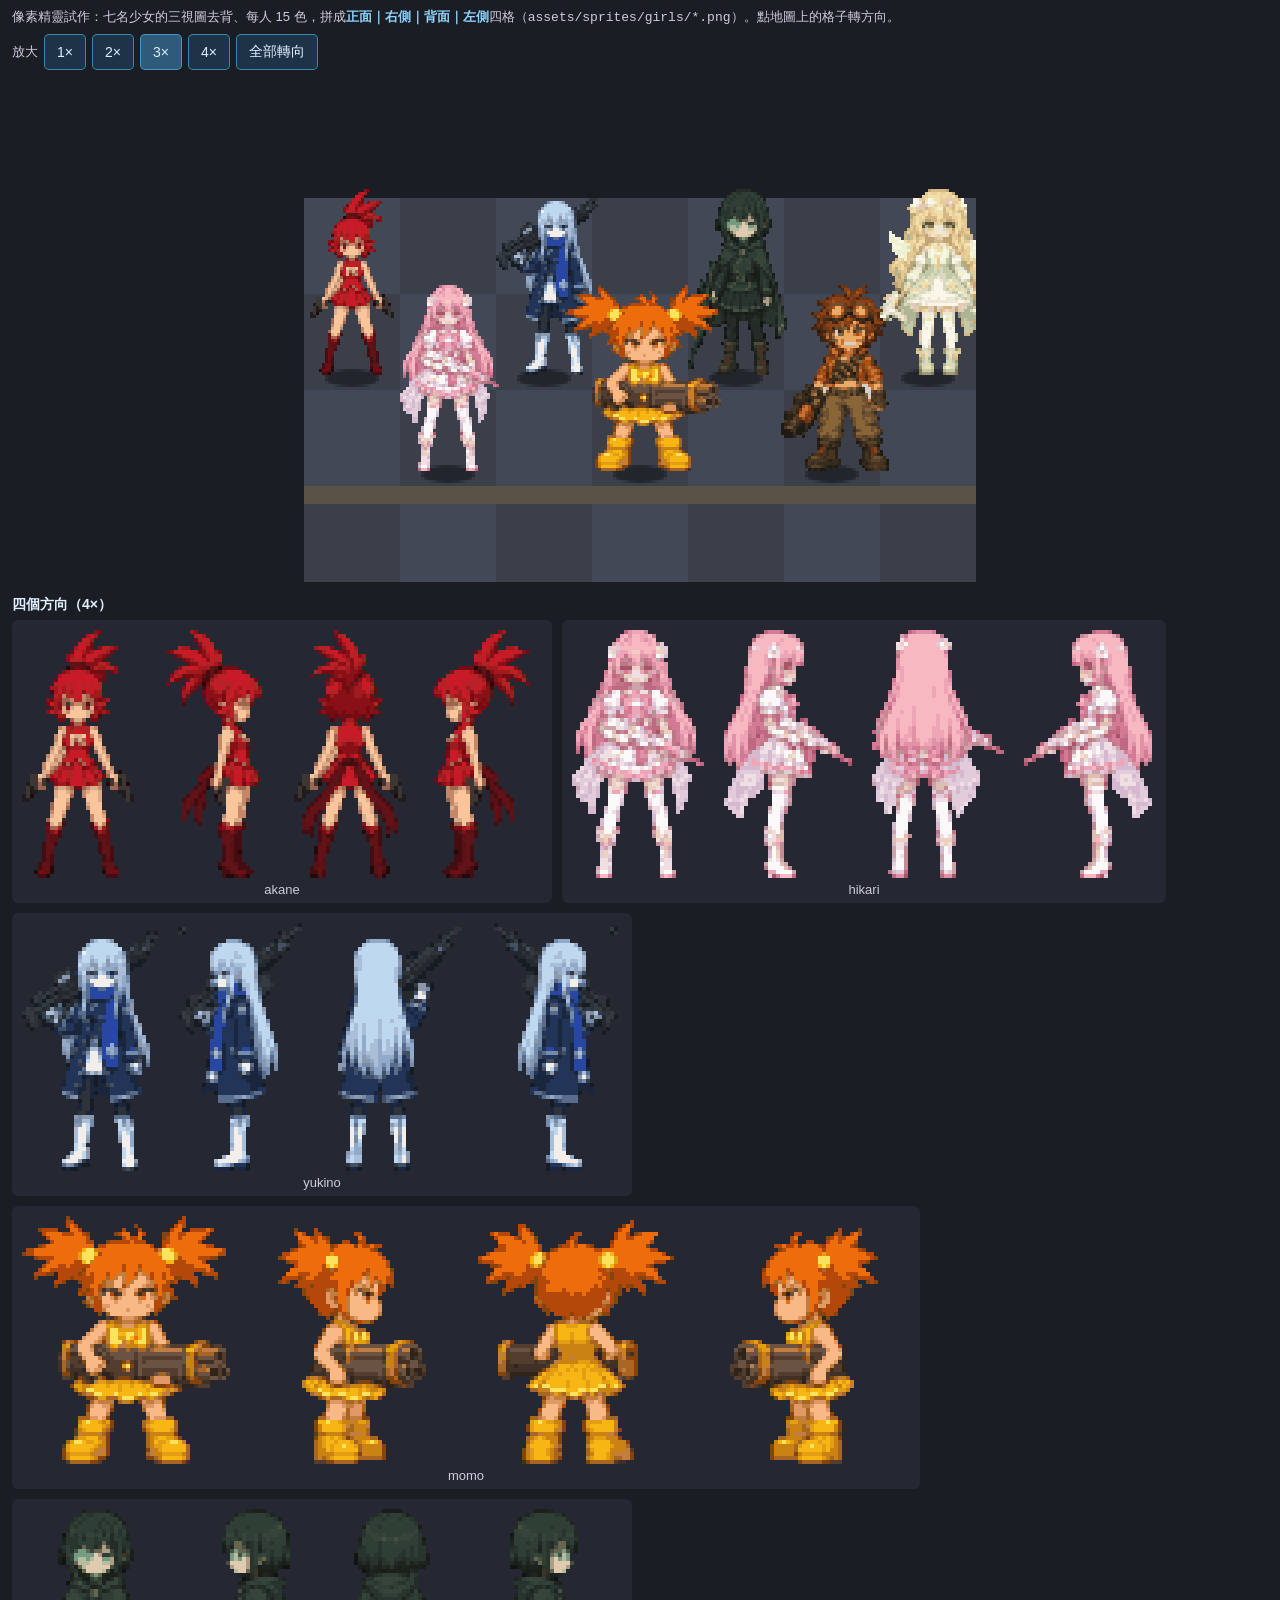
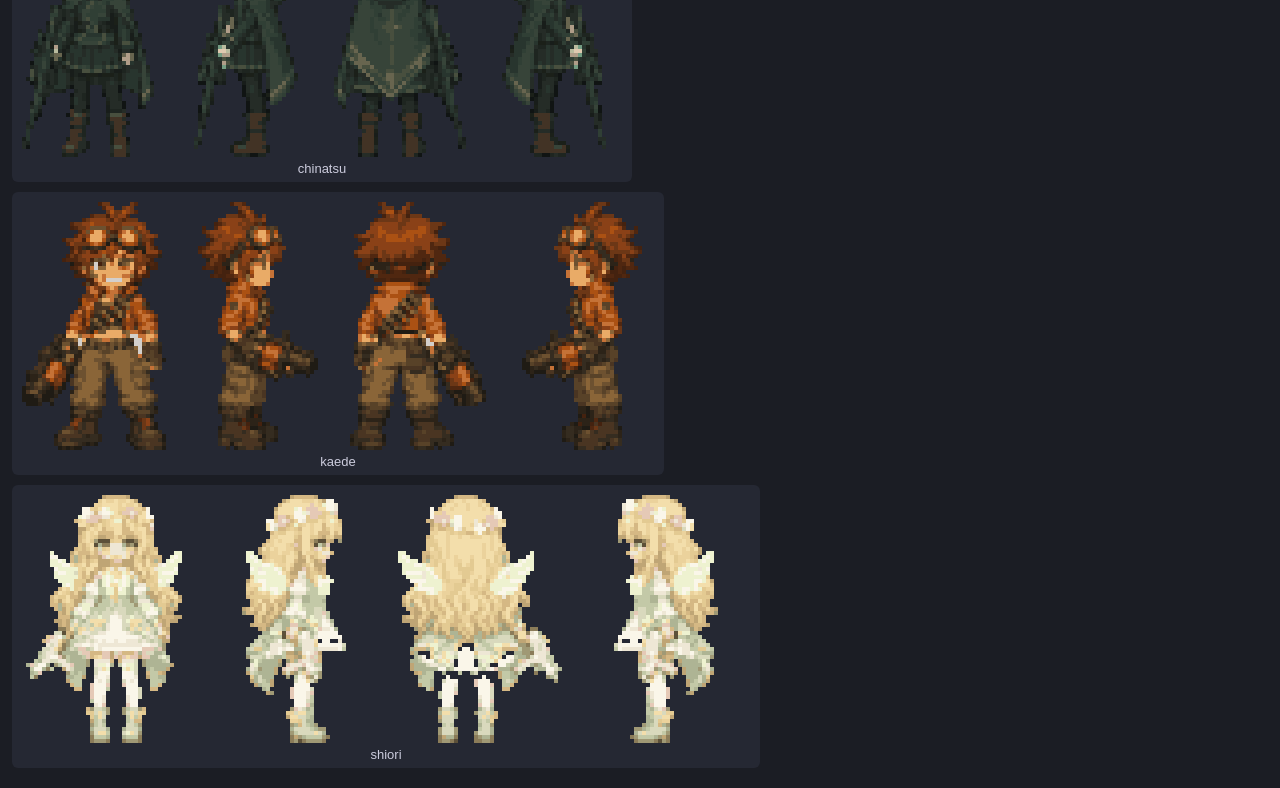
<file: sprites.html>
<!doctype html>
<html lang="zh-Hant">
<head>
  <meta charset="utf-8">
  <meta name="viewport" content="width=device-width, initial-scale=1">
  <title>像素精靈試作</title>
  <style>
    html, body { margin: 0; background: #1b1d24; color: #ccd; font: 13px sans-serif; }
    header { padding: 8px 12px; }
    header b { color: #8fd3ff; }
    #btns { display: flex; gap: 6px; flex-wrap: wrap; padding: 0 12px 8px; }
    #btns button { padding: 8px 12px; background: #1d3448; color: #dfefff; border: 1px solid #4fd6ff88; border-radius: 5px; font-size: 14px; }
    #btns button.on { background: #2f5a7a; }
    canvas { display: block; margin: 0 auto; image-rendering: pixelated; image-rendering: crisp-edges; max-width: 100%; }
    h3 { margin: 14px 12px 6px; color: #dfefff; font-size: 14px; }
    #gallery { display: flex; flex-wrap: wrap; gap: 10px; padding: 0 12px 20px; }
    .card { background: #252833; border-radius: 6px; padding: 6px; text-align: center; }
    .card canvas { margin: 0; }
  </style>
</head>
<body>
<header>像素精靈試作：七名少女的三視圖去背、每人 15 色，拼成<b>正面｜右側｜背面｜左側</b>四格（<code>assets/sprites/girls/*.png</code>）。點地圖上的格子轉方向。</header>
<div id="btns">
  <span style="align-self:center">放大</span>
  <button data-z="1">1×</button><button data-z="2">2×</button><button data-z="3" class="on">3×</button><button data-z="4">4×</button>
  <button id="b-turn">全部轉向</button>
</div>
<canvas id="board"></canvas>
<h3>四個方向（4×）</h3>
<div id="gallery"></div>
<script type="module">
const meta = await (await fetch('assets/sprites/girls.json')).json();
const names = Object.keys(meta.girls);
const imgs = {};
await Promise.all(names.map(n => new Promise(ok => { const im = new Image(); im.onload = ok; im.src = 'assets/sprites/' + meta.girls[n].file; imgs[n] = im; })));

// 地圖：每格 32 像素（原尺寸），少女站在格子中間
const T = 32, COLS = 7, ROWS = 4;
const units = names.map((n, i) => ({ n, x: i, y: 1 + (i % 2), dir: 0 }));
let zoom = 3;
const board = document.getElementById('board');
const bx = board.getContext('2d');
function fitZoom() { // 手機直向：放不下就自動縮
  const max = Math.floor((innerWidth - 8) / (COLS * T));
  return Math.max(1, Math.min(zoom, max));
}
function draw() {
  const z = fitZoom();
  board.width = COLS * T; board.height = ROWS * T + 40;
  board.style.width = board.width * z + 'px'; board.style.height = board.height * z + 'px';
  bx.imageSmoothingEnabled = false;
  for (let y = 0; y < ROWS; y++) for (let x = 0; x < COLS; x++) {
    bx.fillStyle = (x + y) % 2 ? '#3a3f4a' : '#424856';
    bx.fillRect(x * T, 40 + y * T, T, T);
  }
  // 牆（掩體）示意
  bx.fillStyle = '#5a5246'; bx.fillRect(0, 40 + 3 * T, COLS * T, 6);
  for (const u of [...units].sort((a, b) => a.y - b.y)) {
    const g = meta.girls[u.n], [cw, ch] = g.cell;
    const fx = u.x * T + T / 2, fy = 40 + u.y * T + T - 4; // 腳底
    bx.fillStyle = '#0006'; bx.beginPath(); bx.ellipse(fx, fy, 9, 3, 0, 0, 7); bx.fill();
    bx.drawImage(imgs[u.n], u.dir * cw, 0, cw, ch, Math.round(fx - cw / 2), fy - ch, cw, ch);
  }
}
board.addEventListener('click', e => {
  const r = board.getBoundingClientRect();
  const x = Math.floor((e.clientX - r.left) / r.width * board.width / T);
  const y = Math.floor(((e.clientY - r.top) / r.height * board.height - 40) / T);
  // 點腳下的格子或上面一格（頭部）都算
  const u = units.find(u => u.x === x && (u.y === y || u.y === y + 1));
  if (u) { u.dir = (u.dir + 1) % 4; draw(); }
});
for (const b of document.querySelectorAll('[data-z]')) b.onclick = () => {
  zoom = +b.dataset.z;
  document.querySelectorAll('[data-z]').forEach(x => x.classList.toggle('on', x === b));
  draw();
};
document.getElementById('b-turn').onclick = () => { for (const u of units) u.dir = (u.dir + 1) % 4; draw(); };
addEventListener('resize', draw);
// ?dir=2：一開始全部朝某個方向（截圖用）
const qd = new URLSearchParams(location.search).get('dir');
if (qd) for (const u of units) u.dir = +qd % 4;
draw();

const gal = document.getElementById('gallery');
for (const n of names) {
  const g = meta.girls[n], [cw, ch] = g.cell;
  const c = document.createElement('canvas'); c.width = cw * 4 + 12; c.height = ch;
  const x = c.getContext('2d');
  for (let d = 0; d < 4; d++) x.drawImage(imgs[n], d * cw, 0, cw, ch, d * (cw + 4), 0, cw, ch);
  c.style.width = c.width * 4 + 'px'; c.style.height = c.height * 4 + 'px';
  const card = document.createElement('div'); card.className = 'card';
  card.append(c, Object.assign(document.createElement('div'), { textContent: n }));
  gal.append(card);
}
</script>
</body>
</html>
</file>
